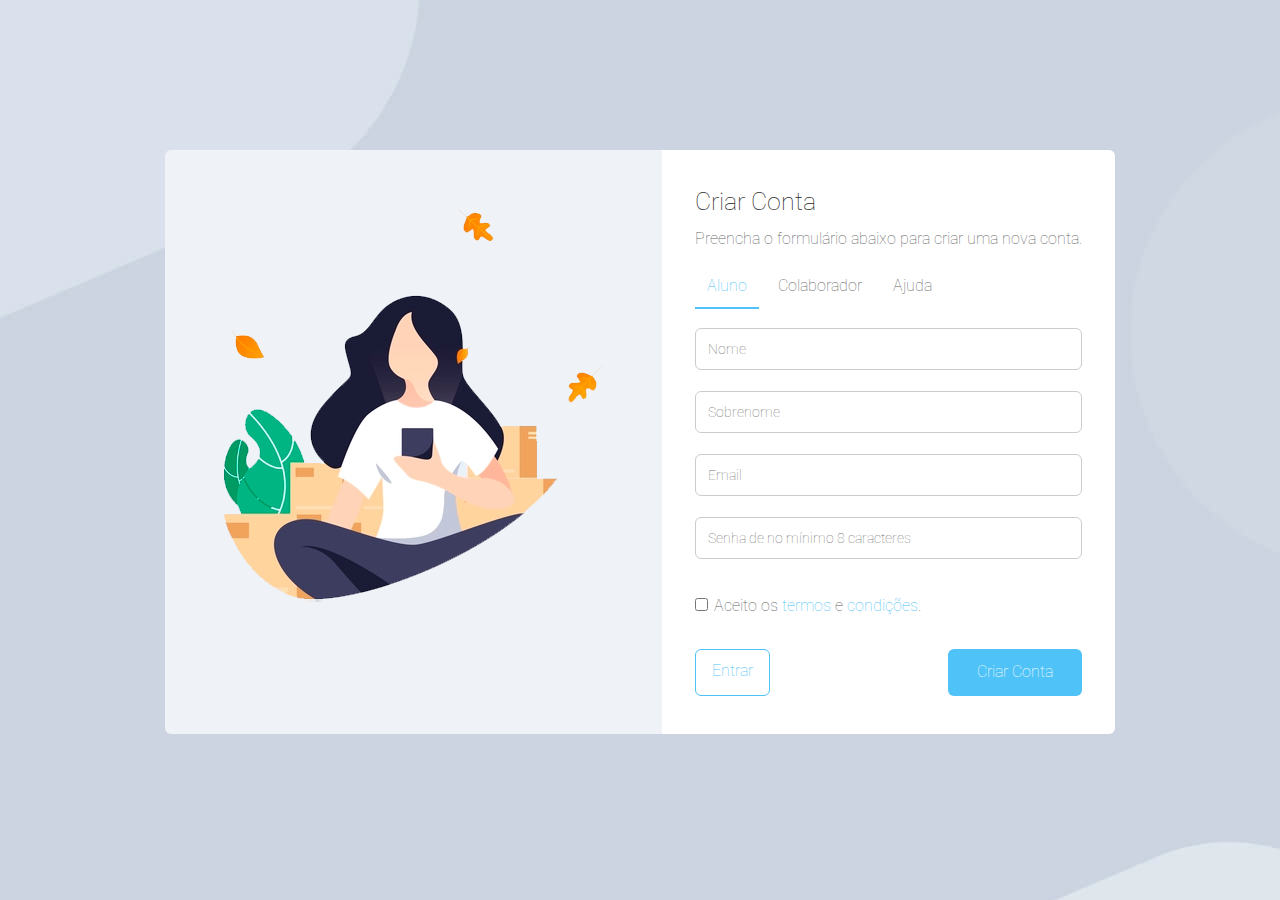
<file: index.html>
<!DOCTYPE html>
<html>
<head>
    <meta charset="UTF-8">
    <meta name="viewport" content="width=device-width,user-scalable=0"/>
    <link href="assets/css/normalize.css" type="text/css" rel="stylesheet"/> <!--Normalize css-->
    <link href="assets/css/template-register.css" type="text/css" rel="stylesheet"/> <!--Meu template-->
    <link href="https://fonts.googleapis.com/css?family=Roboto:300&display=swap" rel="stylesheet"> <!--Fonte-->
    <title>Criar Conta</title> <!--Title-->
</head>
<body>
<!--======================================================SECTION GERAL======================================================-->
<section id="geral">
    <div class="container">
        <div class="main">    
            <div class="register-thumbnail"><img src="assets/images/illustration.png"></div>
            <div class="register-form column">
                <div class="register-title">Criar Conta</div>
                <div class="register-text">Preencha o formulário abaixo para criar uma nova conta.</div>
                <nav>
                    <ul>
                        <li class="active"><a href="#">Aluno</a></li>
                        <li><a href="#">Colaborador</a></li>
                        <li><a href="#">Ajuda</a></li>
                    </ul>
                </nav>
                <div class="form">
                    <form method="POST" onsubmit="return check()">
                        <input type="text" required placeholder="Nome">
                        <input type="text" required placeholder="Sobrenome">
                        <input type="email" required placeholder="Email">
                        <input type="password" required placeholder="Senha de no mínimo 8 caracteres" id="password">
                        <div class="info"></div>
                        <div class="form-options">
                            <div><input type="checkbox" id="checkbox"><label for="checkbox">Aceito os <a href="#" target="_blank">termos</a> e <a href="#"  target="_blank">condições</a>.</label></div>
                        </div>
                        
                        <div class="buttons">
                            <a href="login.html">Entrar</a>
                            <button id="btn-submit">Criar Conta</button>
                        </div>
                    </form>
                </div>
            </div>
        </div>
    </div>
</section>
<script src="assets/js/scripts.js"></script> <!-- inject script -->
</body>
</html>
</file>
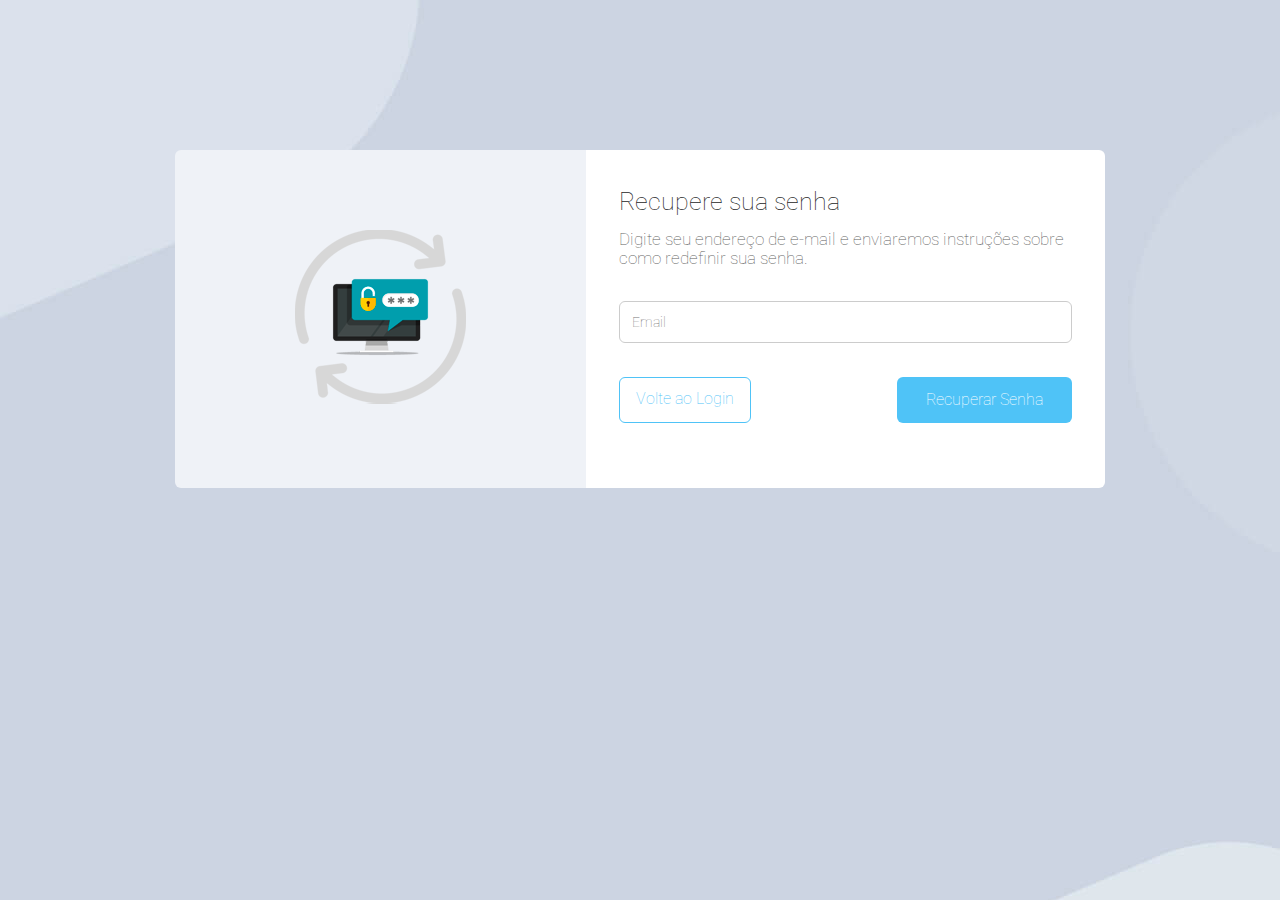
<file: forgot-password.html>
<!DOCTYPE html>
<html>
<head>
    <meta charset="UTF-8">
    <meta name="viewport" content="width=device-width,user-scalable=0"/>
    <link href="assets/css/normalize.css" type="text/css" rel="stylesheet"/> <!--Normalize css-->
    <link href="assets/css/template-forgot-password.css" type="text/css" rel="stylesheet"/> <!--Meu template-->
    <link href="https://fonts.googleapis.com/css?family=Roboto:300&display=swap" rel="stylesheet"> <!--Fonte-->
    <title>Recupere sua senha</title> <!--Title-->
</head>
<body>
<!--======================================================SECTION GERAL======================================================-->
    <section id="geral">
        <div class="container">
            <div class="main">    
                <div class="forgot-password-thumbnail"><img src="assets/images/forgot-password.png"></div>
                <div class="forgot-password-form column">
                    <div class="forgot-password-title">Recupere sua senha</div>
                    <div class="forgot-password-text">Digite seu endereço de e-mail e enviaremos instruções sobre como redefinir sua senha.</div>
                    <div class="form">
                        <form method="POST">
                            <input type="email" required placeholder="Email">
                            <div class="buttons">
                                <a href="login.html">Volte ao Login</a>
                                <button>Recuperar Senha</button>
                            </div>
                        </form>
                    </div>
                </div>
            </div>
        </div>
    </section>
</body>
</html>
</file>
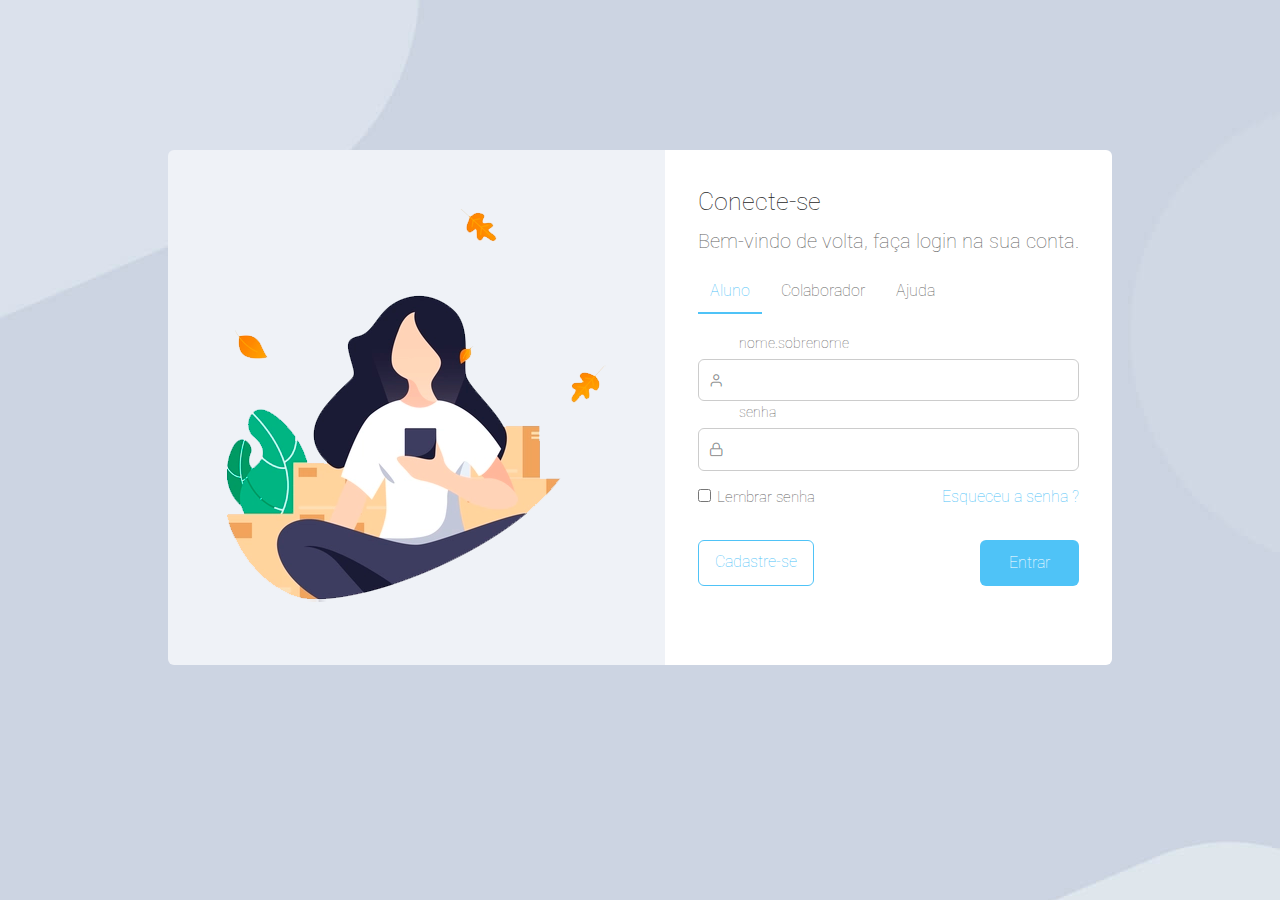
<file: login.html>
<!DOCTYPE html>
<html>
<head>
    <meta charset="UTF-8">
    <meta name="viewport" content="width=device-width,user-scalable=0"/>
    <link href="assets/css/normalize.css" type="text/css" rel="stylesheet"/> <!--Normalize css-->
    <link href="assets/css/template-login.css" type="text/css" rel="stylesheet"/> <!--Meu template-->
    <link href="https://fonts.googleapis.com/css?family=Roboto:300&display=swap" rel="stylesheet"> <!--Fonte-->
    <title>Conecte-se</title> <!--Title-->
</head>
<body>
<!--======================================================SECTION GERAL======================================================-->
    <section id="geral">
        <div class="container">
            <div class="main">    
                <div class="login-thumbnail"><img src="assets/images/illustration.png"></div>
                <div class="login-form column">
                    <div class="login-title">Conecte-se</div>
                    <div class="login-text">Bem-vindo de volta, faça login na sua conta.</div>
                    <nav>
                        <ul>
                            <li class="active"><a href="#">Aluno</a></li>
                            <li><a href="#">Colaborador</a></li>
                            <li><a href="#">Ajuda</a></li>
                        </ul>
                    </nav>
                    <div class="form">
                        <form method="POST">
                            <label for="text">nome.sobrenome</label>
                            <input type="text" id="text" required>
                            
                            <label for="password">senha</label>
                            <input type="password" id="password" required>

                            <div class="form-options">
                                <div><input type="checkbox" id="checkbox"><label for="checkbox">Lembrar senha</label></div>
                                <div><a href="forgot-password.html">Esqueceu a senha ?</a></div>
                            </div>
                            
                            <div class="buttons">
                                <a href="register.html">Cadastre-se</a>
                                <button>Entrar</button>
                            </div>
                        </form>
                    </div>
                </div>
            </div>
        </div>
    </section>
</body>
</html>
</file>
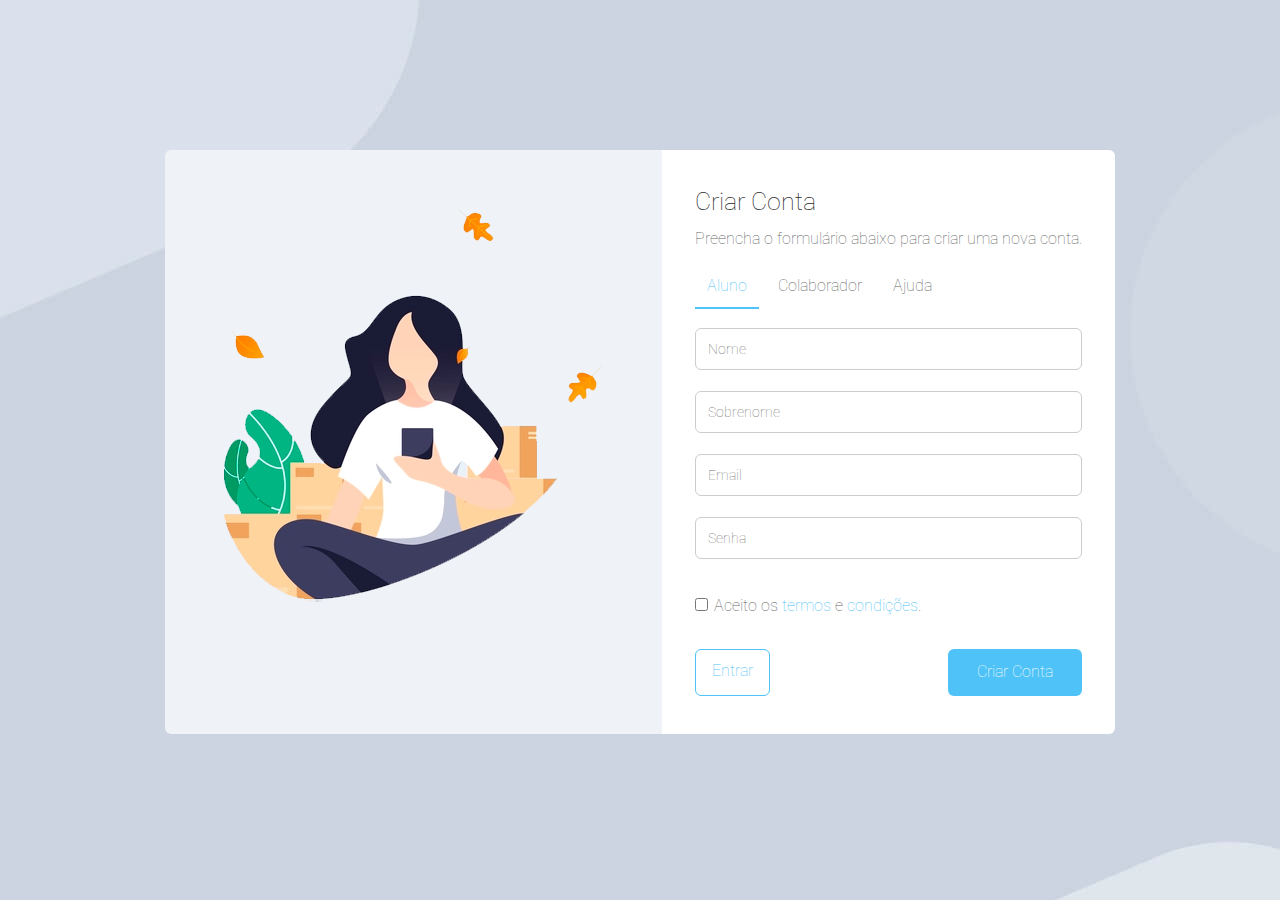
<file: register.html>
<!DOCTYPE html>
<html>
<head>
    <meta charset="UTF-8">
    <meta name="viewport" content="width=device-width,user-scalable=0"/>
    <link href="assets/css/normalize.css" type="text/css" rel="stylesheet"/> <!--Normalize css-->
    <link href="assets/css/template-register.css" type="text/css" rel="stylesheet"/> <!--Meu template-->
    <link href="https://fonts.googleapis.com/css?family=Roboto:300&display=swap" rel="stylesheet"> <!--Fonte-->
    <title>Criar Conta</title> <!--Title-->
</head>
<body>
<!--======================================================SECTION GERAL======================================================-->
    <section id="geral">
        <div class="container">
            <div class="main">    
                <div class="register-thumbnail"><img src="assets/images/illustration.png"></div>
                <div class="register-form column">
                    <div class="register-title">Criar Conta</div>
                    <div class="register-text">Preencha o formulário abaixo para criar uma nova conta.</div>
                    <nav>
                        <ul>
                            <li class="active"><a href="#">Aluno</a></li>
                            <li><a href="#">Colaborador</a></li>
                            <li><a href="#">Ajuda</a></li>
                        </ul>
                    </nav>
                    <div class="form">
                        <form method="POST">
                            <input type="text" required placeholder="Nome">
                            <input type="text" required placeholder="Sobrenome">
                            <input type="email" required placeholder="Email">
                            <input type="password" required placeholder="Senha">

                            <div class="form-options">
                                <div><input type="checkbox" id="checkbox"><label for="checkbox">Aceito os <a href="#" target="_blank">termos</a> e <a href="#"  target="_blank">condições</a>.</label></div>
                            </div>
                            
                            <div class="buttons">
                                <a href="login.html">Entrar</a>
                                <button>Criar Conta</button>
                            </div>
                        </form>
                    </div>
                </div>
            </div>
        </div>
    </section>
</body>
</html>
</file>
<file: assets/css/template-register.css>
* {
    font-family:'Roboto', sans-serif;
    font-weight:lighter;
}
body {
    margin:0;
    padding:0;
    background-color:#cdd3e1;
    background-repeat:no-repeat;
    background-image:url('../images/bg.png');
}
/*======================================================GERAL======================================================*/
#geral {
    display:flex;
    justify-content:center;
    margin-top:150px;
    margin-bottom:100px;
}
.container {
    display:flex;
    justify-content:space-between;
    width:960px;
}
.main {
    display:flex;
    justify-content:center;
    flex:1;
}
/*======================================================LOGIN THUMBNAIL======================================================*/
.register-thumbnail {
    border-top-left-radius:6px;
    border-bottom-left-radius:6px;
    background-color:#eff2f7;
}
.register-thumbnail img {
    padding:59px;
}
/*======================================================LOGIN FORM======================================================*/
.column {
    flex-direction:column;
}
.register-form { /*área do formulario de login*/
    padding:38px 33px;
    display:flex;
    background-color:#FFF;  
    border-top-right-radius:6px;
    border-bottom-right-radius:6px;
}
.register-title { /*Titulo*/
    color:#262626;
    font-size:25px;
}
.register-text { /*Subtítulo*/
    color:#626262;
    font-size:16px;
    margin-top:13px;
}
nav ul {
    display:flex;
    margin:0;
    padding:0;
    list-style:none;
    margin-top:29px;
}
nav a {
    padding:12px;
    margin-right:7px;
    color:#626262;
    font-size:16px;
    text-decoration:none;
}
.active a,
nav a:hover {
    color:#4fc3f7;
    border-bottom:2px solid #4fc3f7;
}
/*======================================================FORM======================================================*/
form {
    display:flex;
    flex-direction:column;
    margin-top:32px;
}
label {
    margin-top:3px;
    margin-bottom:8px;
    margin-left:41px;
    color:#626262;
    font-size:14px;
}
/*Imput de usuario*/
input[type=text],
input[type=password],
input[type=email] {
    max-width:404px;
    padding:12px;
    color:#626262;
    font-size:14px;
    border:1px solid #CCCCCC;
    border-radius:6px;
    outline:none;
    margin-bottom:21px;
}
.form-options {
    display:flex;
    justify-content:space-between;
    color:#626262;
    margin-top:17px;
}
input[type=checkbox]{
    margin-right:6px;
}
.form-options label {
    margin:0px;
    color:#626262;
    font-size:16px;
}
.form-options a {
    color:#4fc3f7;
    text-decoration:none;
}
.buttons {
    display:flex;
    justify-content:space-between;
    margin-top:34px;
}
.buttons a {
    color:#4fc3f7;
    font-size:16px;
    text-decoration:none;
    padding:12px 16px;
    border-radius:6px;
    border:1px solid #4fc3f7; 
}
.buttons button {
    border:none;
    padding:14px 29px;
    border-radius:6px;
    color:#FFF;
    font-size:16px;
    background-color:#4fc3f7;
}
/*======================================================RESPONSIVIDADE======================================================*/
@media (max-width:960px) {
    .register-thumbnail img {
        width:300px;
    }
    .register-title {
        font-size:22px;
    }
    .register-text {
        font-size:16px;
    }
    .nav a  {
        font-size:15px;
    }
}
/*================800PX================*/
@media (max-width:800px) {
    #geral {
        margin-top:60px;
        margin-bottom:150px;
    }
    .main {
        flex-direction:column;
        margin-top:50px;
    }
    .register-thumbnail {
        margin-left:5px;
        margin-right:5px;
        display:flex;
        justify-content:center;
        border-top-left-radius:6px;
        border-top-right-radius:6px;
        border-bottom-left-radius:0px;
    }
    .register-thumbnail img {
        width:200px;
        padding:20px;
    }
    nav a {
        font-size:15px;
    }
    .register-text {
        font-size:14px;
        text-align:center;
    }
    .register-form {
        align-items:center;
        border-bottom-left-radius:6px;
        border-top-right-radius:0px;
        border-bottom-right-radius:6px;
        margin-left:5px;
        margin-right:5px;
    }
    .form-buttons a {
        font-size:15px;
        margin-left:36px;
    }
}
</file>
<file: assets/css/template-forgot-password.css>
* {
    font-family:'Roboto', sans-serif;
    font-weight:lighter;
}
body {
    margin:0;
    padding:0;
    background-color:#cdd3e1;
    background-repeat:no-repeat;
    background-image:url('../images/bg.png');
}
/*======================================================GERAL======================================================*/
#geral {
    display:flex;
    justify-content:center;
    margin-top:150px;
    margin-bottom:100px;
}
.container {
    display:flex;
    justify-content:space-between;
    width:930px;
}
.main {
    display:flex;
    justify-content:center;
    flex:1;
}
/*======================================================REGISTER THUMBNAIL======================================================*/
.forgot-password-thumbnail {
    border-top-left-radius:6px;
    border-bottom-left-radius:6px;
    background-color:#eff2f7;
}
.forgot-password-thumbnail img {
    padding:80px;
    padding-left:120px;
    padding-right:120px;
}
/*======================================================FORGOT PASSWORD FORM======================================================*/
.column {
    flex-direction:column;
}
.forgot-password-form { /*área do formulario*/
    max-width:465px;
    padding:38px 33px;
    display:flex;
    background-color:#FFF;  
    border-top-right-radius:6px;
    border-bottom-right-radius:6px;
}
.forgot-password-title { /*Titulo*/
    color:#262626;
    font-size:25px;
}
.forgot-password-text { /*Subtítulo*/
    color:#626262;
    font-size:17px;
    margin-top:13px;
}
/*======================================================FORM======================================================*/
form {
    display:flex;
    flex-direction:column;
    margin-top:32px;
}
/*Imput de usuario*/
input[type=email]{
    padding:12px;
    color:#626262;
    font-size:14px;
    border:1px solid #CCCCCC;
    border-radius:6px;
    outline:none;
}
.buttons {
    display:flex;
    justify-content:space-between;
    margin-top:34px;
}
.buttons a {
    color:#4fc3f7;
    font-size:16px;
    text-decoration:none;
    padding:12px 16px;
    border-radius:6px;
    border:1px solid #4fc3f7; 
}
.buttons button {
    border:none;
    padding:14px 29px;
    border-radius:6px;
    color:#FFF;
    font-size:16px;
    background-color:#4fc3f7;
}
/*======================================================RESPONSIVIDADE======================================================*/
@media (max-width:960px) {
    .forgot-password-thumbnail {
        margin-left:20px;
    }
    .forgot-password-form {
        margin-right:20px;
    }
    .forgot-password-thumbnail img {
        width:150px;
    }
    .forgot-password-title {
        font-size:22px;
    }
    .forgot-password-text {
        font-size:16px;
    }
}
/*================800PX================*/
@media (max-width:800px) {
    #geral {
        margin-top:60px;
        margin-bottom:60px;
    }
    .main {
        margin-top:50px;
        align-items:center;
        flex-direction:column;
    }
    .forgot-password-thumbnail {
        display:none;
    }
    .forgot-password-text {
        font-size:14px;
    }
    .forgot-password-form {
        align-items:center;
        border-bottom-left-radius:6px;
        border-top-right-radius:0px;
        border-bottom-right-radius:6px;
        margin-left:5px;
        margin-right:5px;
    }
    .buttons a {
        text-align:center;
        margin-right:30px;
    }
}
</file>
<file: assets/css/template-login.css>
* {
    font-family:'Roboto', sans-serif;
    font-weight:lighter;
}
body {
    margin:0;
    padding:0;
    background-color:#cdd3e1;
    background-repeat:no-repeat;
    background-image:url('../images/bg.png');
}
/*======================================================GERAL======================================================*/
#geral {
    display:flex;
    justify-content:center;
    margin-top:150px;
    margin-bottom:100px;
}
.container {
    display:flex;
    justify-content:space-between;
    width:960px;
}
.main {
    display:flex;
    justify-content:center;
    flex:1;
}
/*======================================================LOGIN THUMBNAIL======================================================*/
.login-thumbnail {
    border-top-left-radius:6px;
    border-bottom-left-radius:6px;
    background-color:#eff2f7;
}
.login-thumbnail img {
    padding:59px;
}
/*======================================================LOGIN FORM======================================================*/
.column {
    flex-direction:column;
}
.login-form { /*área do formulario de login*/
    padding:38px 33px;
    display:flex;
    background-color:#FFF;  
    border-top-right-radius:6px;
    border-bottom-right-radius:6px;
}
.login-title { /*Titulo*/
    color:#262626;
    font-size:25px;
}
.login-text { /*Subtítulo*/
    color:#626262;
    font-size:20px;
    margin-top:13px;
}
nav ul {
    display:flex;
    margin:0;
    padding:0;
    list-style:none;
    margin-top:29px;
}
nav a {
    padding:12px;
    margin-right:7px;
    color:#626262;
    font-size:16px;
    text-decoration:none;
}
.active a,
nav a:hover {
    color:#4fc3f7;
    border-bottom:2px solid #4fc3f7;
}
/*======================================================FORM======================================================*/
form {
    display:flex;
    flex-direction:column;
    margin-top:32px;
}
label {
    margin-top:3px;
    margin-bottom:8px;
    margin-left:41px;
    color:#626262;
    font-size:14px;
}
/*Imput de usuario*/
input[type=text] {
    background-position:11px;
    background-repeat:no-repeat;
    background-image:url('../images/user.png');
}
/*Imput de senha*/
input[type=password] {
    background-position:10px;
    background-repeat:no-repeat;
    background-image:url('../images/password.png');
}
input[type=text],
input[type=password] {
    max-width:404px;
    padding:12px;
    padding-left:42px;
    color:#626262;
    font-size:14px;
    border:1px solid #CCCCCC;
    border-radius:6px;
    outline:none;
}
.form-options {
    display:flex;
    justify-content:space-between;
    color:#626262;
    margin-top:17px;
}
input[type=checkbox]{
    margin-right:6px;
}
.form-options label {
    margin:0px;
    color:#626262;
    font-size:15px;
}
.form-options a {
    color:#4fc3f7;
    text-decoration:none;
}
.buttons {
    display:flex;
    justify-content:space-between;
    margin-top:34px;
}
.buttons a {
    color:#4fc3f7;
    font-size:16px;
    text-decoration:none;
    padding:12px 16px;
    border-radius:6px;
    border:1px solid #4fc3f7; 
}
.buttons button {
    border:none;
    padding:14px 29px;
    border-radius:6px;
    color:#FFF;
    font-size:16px;
    background-color:#4fc3f7;
}
/*======================================================RESPONSIVIDADE======================================================*/
@media (max-width:960px) {
    .login-thumbnail img {
        width:300px;
    }
    .login-title {
        font-size:22px;
    }
    .login-text {
        font-size:16px;
    }
    .nav a  {
        font-size:15px;
    }
}
/*================800PX================*/
@media (max-width:800px) {
    #geral {
        margin-top:60px;
        margin-bottom:150px;
    }
    .main {
        flex-direction:column;
        margin-top:50px;
    }
    .login-thumbnail {
        margin-left:5px;
        margin-right:5px;
        display:flex;
        justify-content:center;
        border-top-left-radius:6px;
        border-top-right-radius:6px;
        border-bottom-left-radius:0px;
    }
    .login-thumbnail img {
        width:200px;
        padding:20px;
    }
    nav a {
        font-size:15px;
    }
    .login-text {
        font-size:14px;
    }
    .login-form {
        align-items:center;
        border-bottom-left-radius:6px;
        border-top-right-radius:0px;
        border-bottom-right-radius:6px;
        margin-left:5px;
        margin-right:5px;
    }
    .form-options a {
        font-size:15px;
        margin-left:36px;
    }
}
</file>
